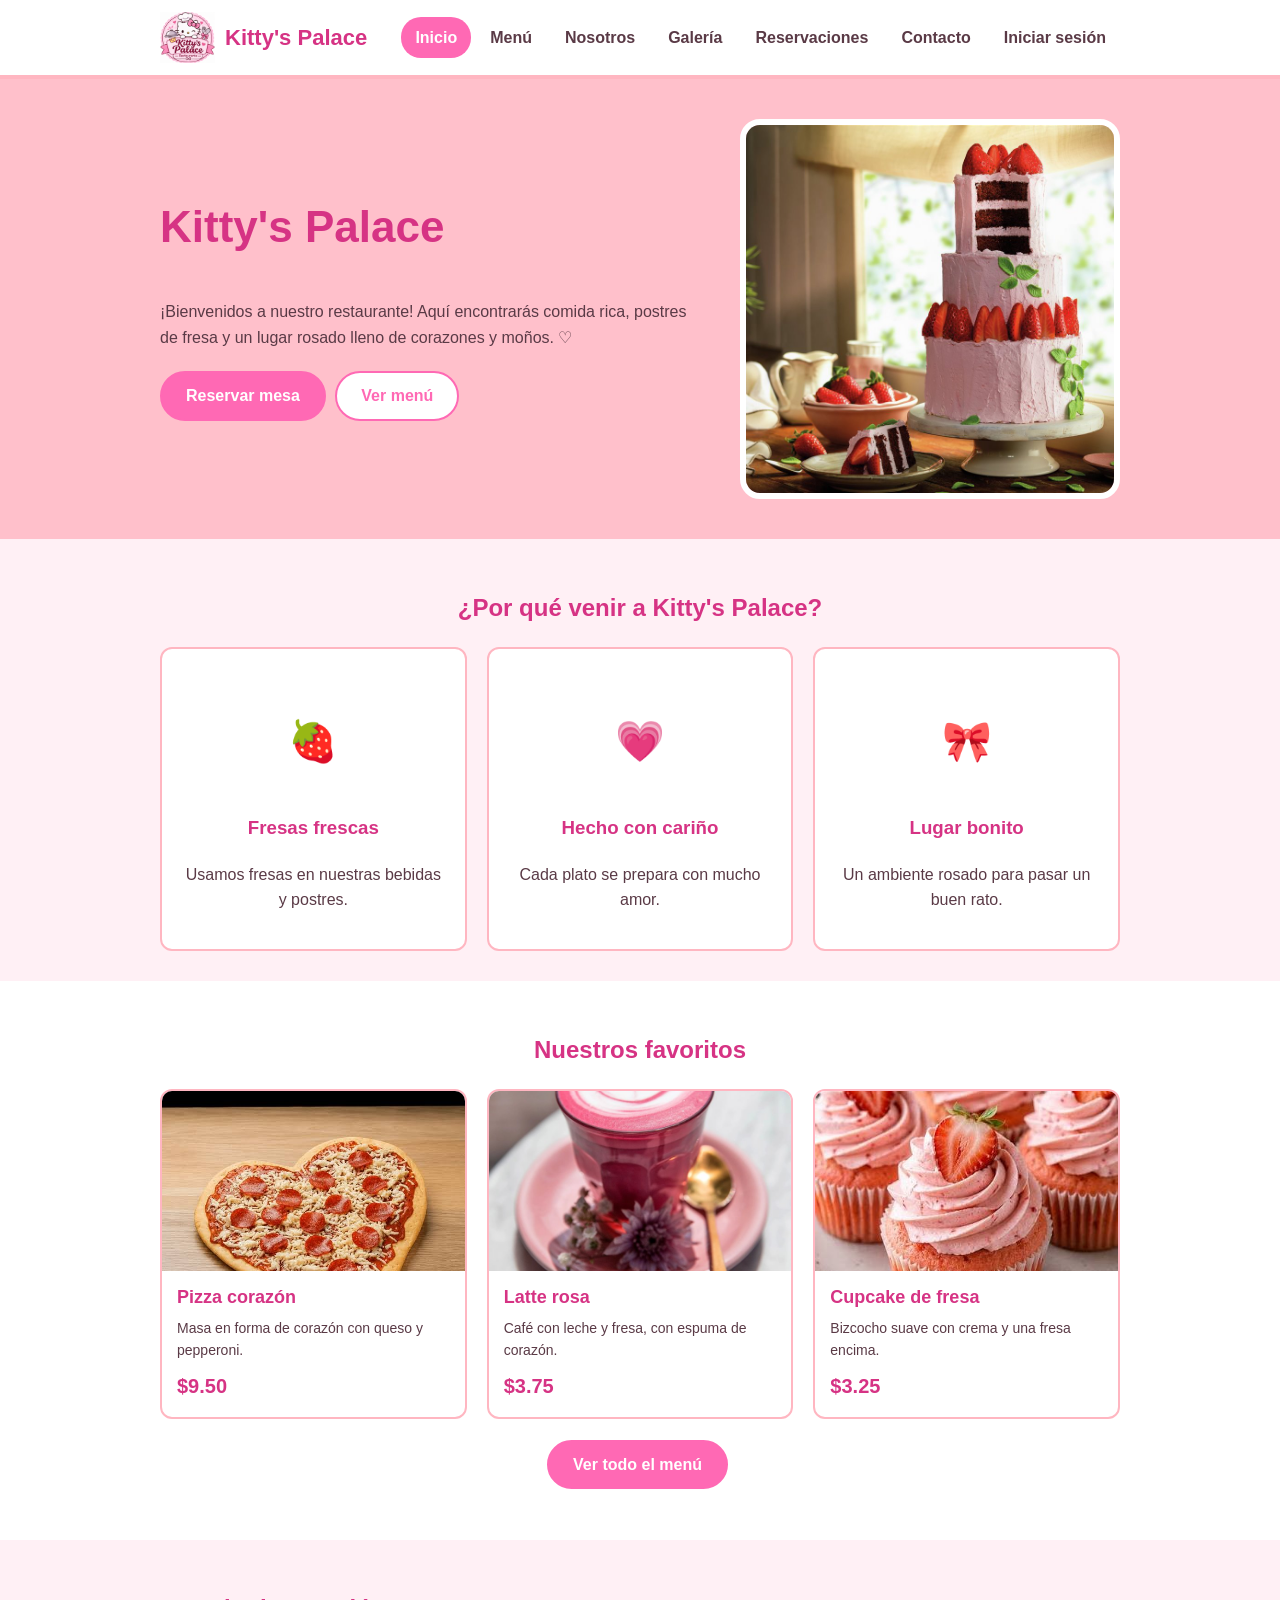
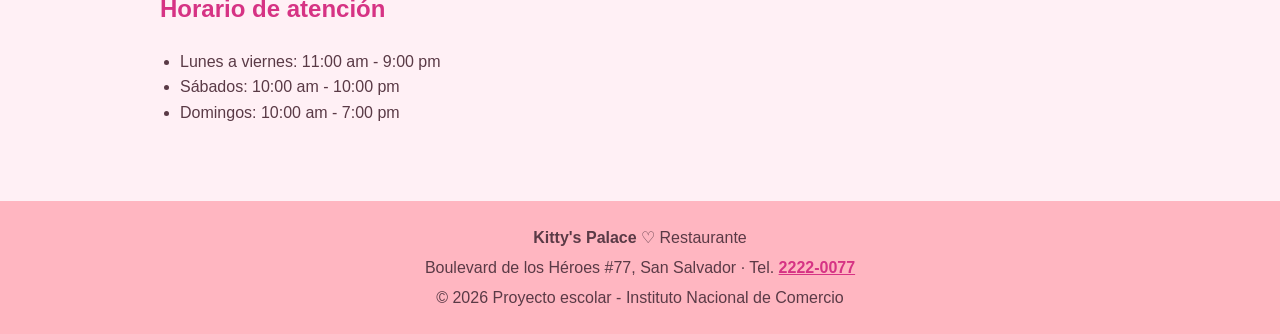
<file: index.html>
<!DOCTYPE html>
<html lang="es">
<head>
  <meta charset="UTF-8">
  <meta name="viewport" content="width=device-width, initial-scale=1.0">
  <title>Inicio - Kitty's Palace</title>
  <link rel="icon" href="img/logo.png">
  <link rel="stylesheet" href="css/estilos.css">
</head>
<body>

  <header>
    <div class="contenedor">
      <a class="logo" href="index.html">
        <img src="img/logo.png" alt="Logo de Kitty's Palace">
        Kitty's Palace
      </a>
      <nav>
        <ul>
        <li><a href="index.html" class="active">Inicio</a></li>
        <li><a href="menu.html">Menú</a></li>
        <li><a href="nosotros.html">Nosotros</a></li>
        <li><a href="galeria.html">Galería</a></li>
        <li><a href="reservaciones.html">Reservaciones</a></li>
        <li><a href="contacto.html">Contacto</a></li>
        <li><a href="login.html">Iniciar sesión</a></li>
        </ul>
      </nav>
    </div>
  </header>

  <main>
    <section class="portada">
      <div class="contenedor">
        <div class="texto">
          <h1>Kitty's Palace</h1>
          <p>¡Bienvenidos a nuestro restaurante! Aquí encontrarás comida rica, postres de fresa y un lugar rosado lleno de corazones y moños. ♡</p>
          <a class="boton" href="reservaciones.html">Reservar mesa</a>
          <a class="boton boton-blanco" href="menu.html">Ver menú</a>
        </div>
        <img src="img/pastel-grande.jpg" alt="Pastel de fresas con crema">
      </div>
    </section>

    <section>
      <div class="contenedor">
        <h2 class="centrado">¿Por qué venir a Kitty's Palace?</h2>
        <div class="tres-columnas">
          <article class="caja">
            <p class="emoji">🍓</p>
            <h3>Fresas frescas</h3>
            <p>Usamos fresas en nuestras bebidas y postres.</p>
          </article>
          <article class="caja">
            <p class="emoji">💗</p>
            <h3>Hecho con cariño</h3>
            <p>Cada plato se prepara con mucho amor.</p>
          </article>
          <article class="caja">
            <p class="emoji">🎀</p>
            <h3>Lugar bonito</h3>
            <p>Un ambiente rosado para pasar un buen rato.</p>
          </article>
        </div>
      </div>
    </section>

    <section class="fondo-blanco">
      <div class="contenedor">
        <h2 class="centrado">Nuestros favoritos</h2>
        <div class="menu-grid">
        <article class="tarjeta">
          <figure><img src="img/pizza.jpg" alt="Pizza en forma de corazón"></figure>
          <div class="info">
            <h3>Pizza corazón</h3>
            <p>Masa en forma de corazón con queso y pepperoni.</p>
            <span class="precio">$9.50</span>
          </div>
        </article>
        <article class="tarjeta">
          <figure><img src="img/cafe-rosa.jpg" alt="Café rosado con espuma"></figure>
          <div class="info">
            <h3>Latte rosa</h3>
            <p>Café con leche y fresa, con espuma de corazón.</p>
            <span class="precio">$3.75</span>
          </div>
        </article>
        <article class="tarjeta">
          <figure><img src="img/cupcake.jpg" alt="Cupcake de fresa"></figure>
          <div class="info">
            <h3>Cupcake de fresa</h3>
            <p>Bizcocho suave con crema y una fresa encima.</p>
            <span class="precio">$3.25</span>
          </div>
        </article>
        </div>
        <p class="centrado"><a class="boton" href="menu.html">Ver todo el menú</a></p>
      </div>
    </section>

    <section>
      <div class="contenedor">
        <h2>Horario de atención</h2>
        <ul>
          <li>Lunes a viernes: 11:00 am - 9:00 pm</li>
          <li>Sábados: 10:00 am - 10:00 pm</li>
          <li>Domingos: 10:00 am - 7:00 pm</li>
        </ul>
      </div>
    </section>
  </main>

  <footer>
    <p><strong>Kitty's Palace</strong> ♡ Restaurante</p>
    <p>Boulevard de los Héroes #77, San Salvador · Tel. <a href="tel:+50322220077">2222-0077</a></p>
    <p>&copy; 2026 Proyecto escolar - Instituto Nacional de Comercio</p>
  </footer>

</body>
</html>
</file>
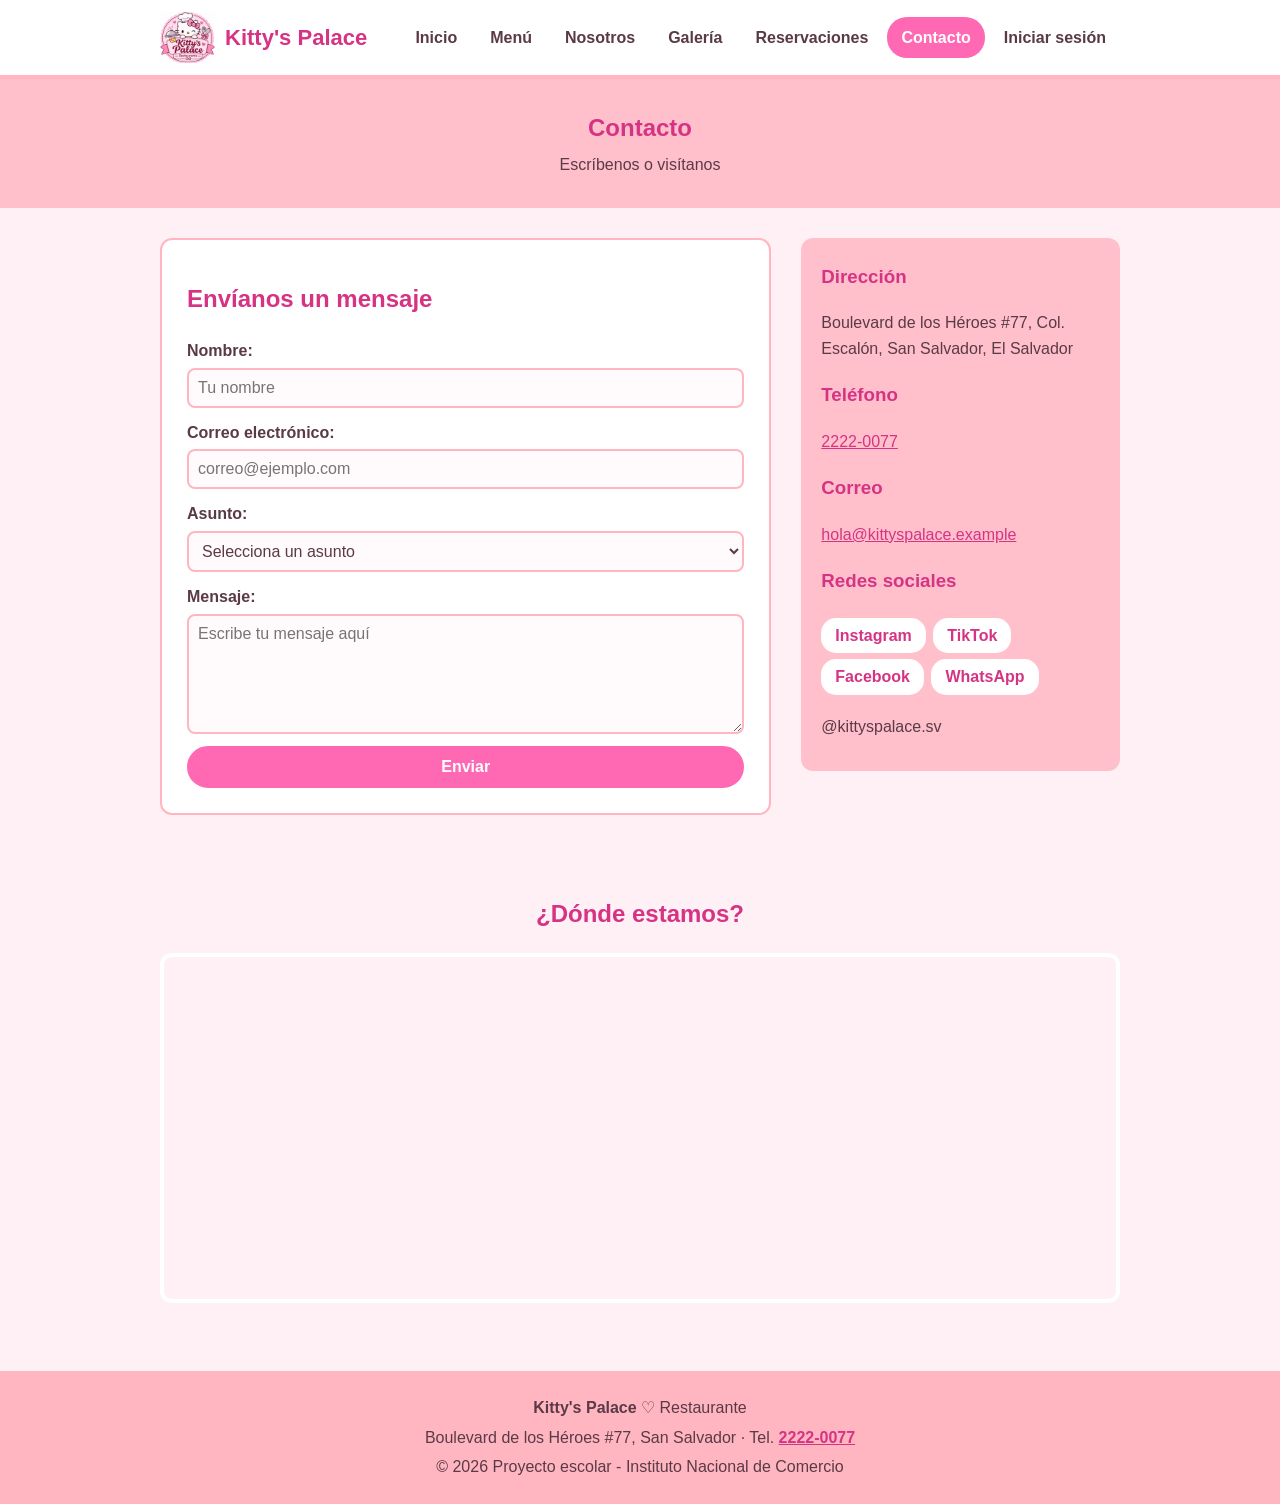
<file: contacto.html>
<!DOCTYPE html>
<html lang="es">
<head>
  <meta charset="UTF-8">
  <meta name="viewport" content="width=device-width, initial-scale=1.0">
  <title>Contacto - Kitty's Palace</title>
  <link rel="icon" href="img/logo.png">
  <link rel="stylesheet" href="css/estilos.css">
</head>
<body>

  <header>
    <div class="contenedor">
      <a class="logo" href="index.html">
        <img src="img/logo.png" alt="Logo de Kitty's Palace">
        Kitty's Palace
      </a>
      <nav>
        <ul>
        <li><a href="index.html">Inicio</a></li>
        <li><a href="menu.html">Menú</a></li>
        <li><a href="nosotros.html">Nosotros</a></li>
        <li><a href="galeria.html">Galería</a></li>
        <li><a href="reservaciones.html">Reservaciones</a></li>
        <li><a href="contacto.html" class="active">Contacto</a></li>
        <li><a href="login.html">Iniciar sesión</a></li>
        </ul>
      </nav>
    </div>
  </header>

  <main>
    <section class="titulo-pagina">
      <h1>Contacto</h1>
      <p>Escríbenos o visítanos</p>
    </section>

    <section>
      <div class="contenedor dos-columnas">

        <form action="#" method="get">
          <h2>Envíanos un mensaje</h2>

          <label for="c-nombre">Nombre:</label>
          <input type="text" id="c-nombre" name="nombre" placeholder="Tu nombre" required>

          <label for="c-correo">Correo electrónico:</label>
          <input type="email" id="c-correo" name="correo" placeholder="correo@ejemplo.com" required>

          <label for="c-asunto">Asunto:</label>
          <select id="c-asunto" name="asunto" required>
            <option value="">Selecciona un asunto</option>
            <option value="consulta">Consulta</option>
            <option value="evento">Eventos y fiestas</option>
            <option value="sugerencia">Sugerencia</option>
          </select>

          <label for="c-mensaje">Mensaje:</label>
          <textarea id="c-mensaje" name="mensaje" placeholder="Escribe tu mensaje aquí" minlength="10" required></textarea>

          <button class="boton" type="submit">Enviar</button>
        </form>

        <aside>
          <h3>Dirección</h3>
          <p>Boulevard de los Héroes #77, Col. Escalón, San Salvador, El Salvador</p>
          <h3>Teléfono</h3>
          <p><a href="tel:+50322220077">2222-0077</a></p>
          <h3>Correo</h3>
          <p><a href="mailto:hola@kittyspalace.example">hola@kittyspalace.example</a></p>
          <h3>Redes sociales</h3>
          <p class="redes">
            <a href="#">Instagram</a>
            <a href="#">TikTok</a>
            <a href="#">Facebook</a>
            <a href="#">WhatsApp</a>
          </p>
          <p>@kittyspalace.sv</p>
        </aside>

      </div>
    </section>

    <section>
      <div class="contenedor">
        <h2 class="centrado">¿Dónde estamos?</h2>
        <iframe title="Mapa de Kitty's Palace" src="https://www.google.com/maps?q=Boulevard+de+los+H%C3%A9roes,+San+Salvador&amp;output=embed" loading="lazy" allowfullscreen></iframe>
      </div>
    </section>
  </main>

  <footer>
    <p><strong>Kitty's Palace</strong> ♡ Restaurante</p>
    <p>Boulevard de los Héroes #77, San Salvador · Tel. <a href="tel:+50322220077">2222-0077</a></p>
    <p>&copy; 2026 Proyecto escolar - Instituto Nacional de Comercio</p>
  </footer>

</body>
</html>
</file>
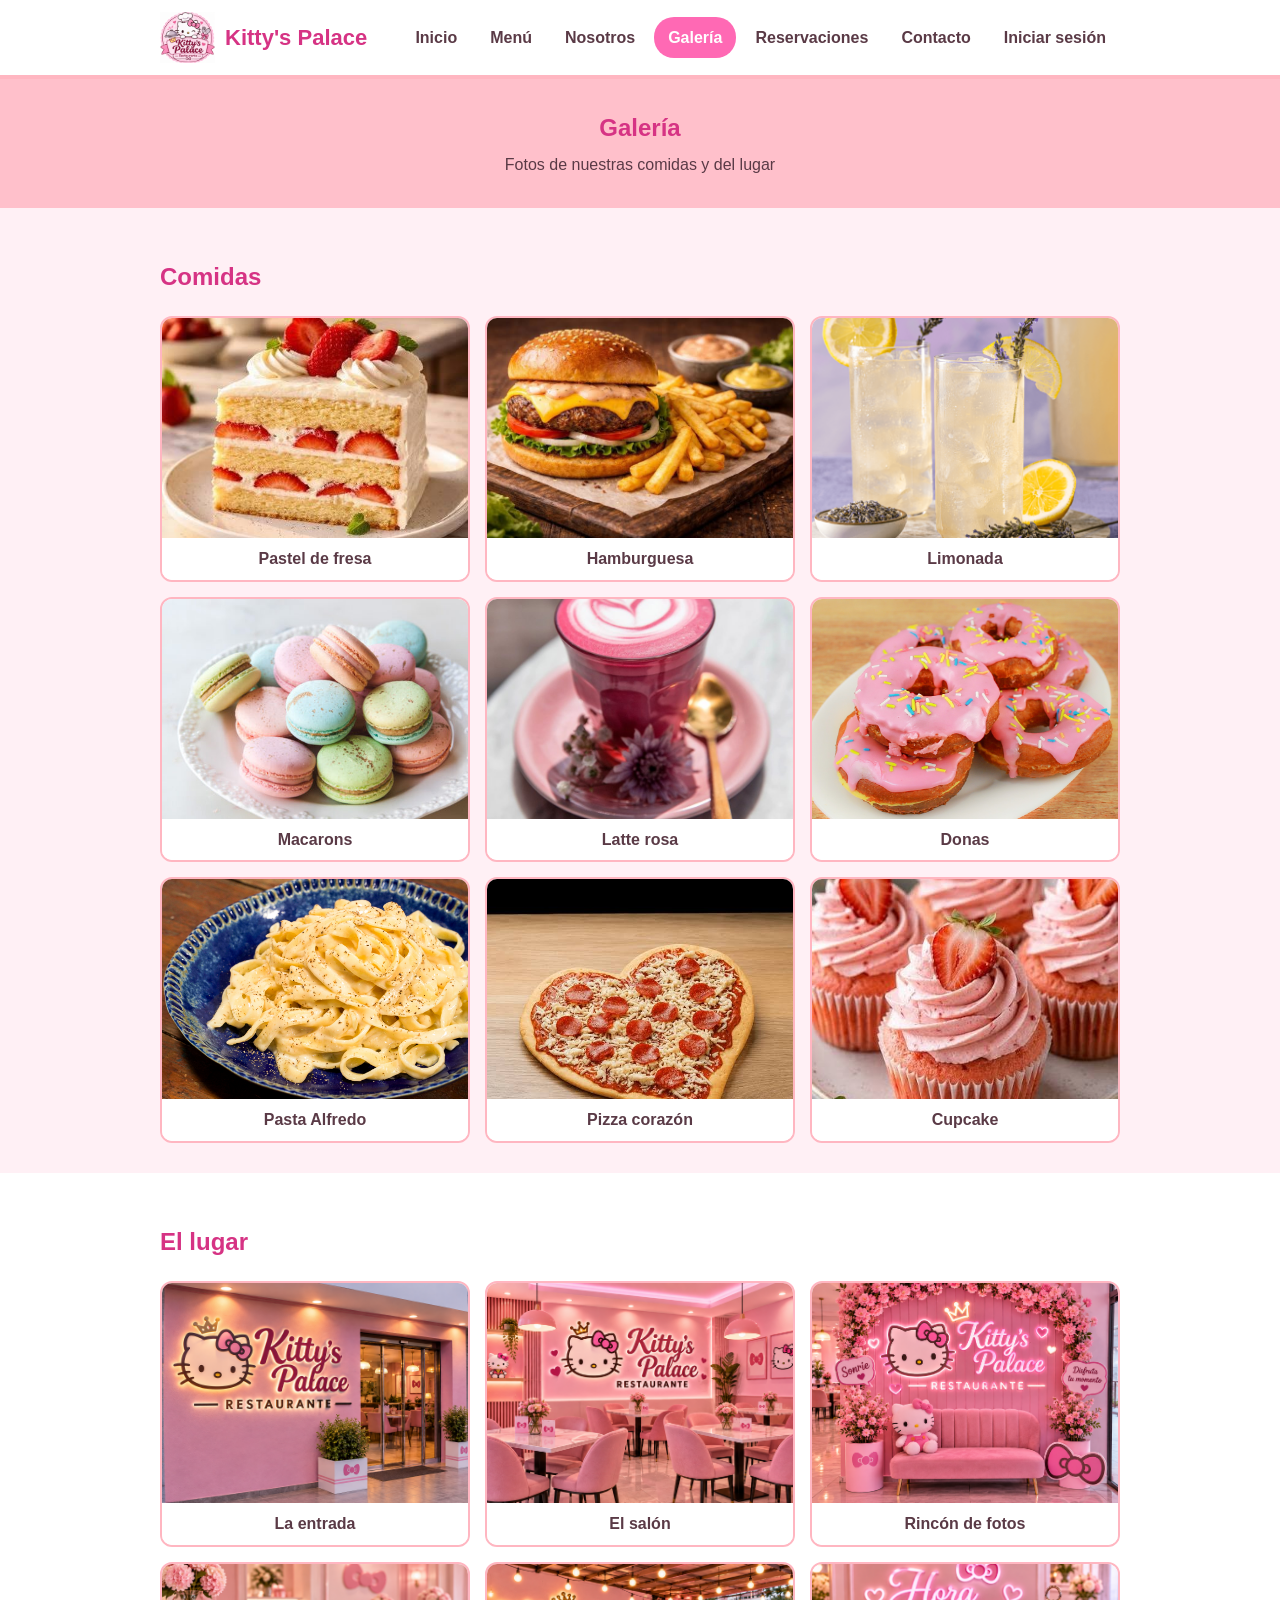
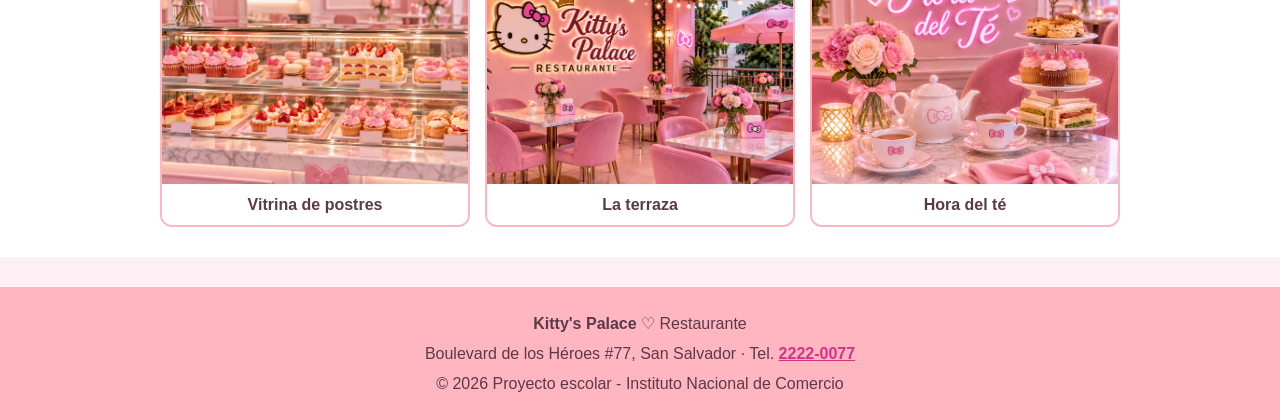
<file: galeria.html>
<!DOCTYPE html>
<html lang="es">
<head>
  <meta charset="UTF-8">
  <meta name="viewport" content="width=device-width, initial-scale=1.0">
  <title>Galería - Kitty's Palace</title>
  <link rel="icon" href="img/logo.png">
  <link rel="stylesheet" href="css/estilos.css">
</head>
<body>

  <header>
    <div class="contenedor">
      <a class="logo" href="index.html">
        <img src="img/logo.png" alt="Logo de Kitty's Palace">
        Kitty's Palace
      </a>
      <nav>
        <ul>
        <li><a href="index.html">Inicio</a></li>
        <li><a href="menu.html">Menú</a></li>
        <li><a href="nosotros.html">Nosotros</a></li>
        <li><a href="galeria.html" class="active">Galería</a></li>
        <li><a href="reservaciones.html">Reservaciones</a></li>
        <li><a href="contacto.html">Contacto</a></li>
        <li><a href="login.html">Iniciar sesión</a></li>
        </ul>
      </nav>
    </div>
  </header>

  <main>
    <section class="titulo-pagina">
      <h1>Galería</h1>
      <p>Fotos de nuestras comidas y del lugar</p>
    </section>

    <section>
      <div class="contenedor">
        <h2>Comidas</h2>
        <div class="galeria">
        <figure>
          <img src="img/pastel-trozo.jpg" alt="Pastel de fresa">
          <figcaption>Pastel de fresa</figcaption>
        </figure>
        <figure>
          <img src="img/hamburguesa.jpg" alt="Hamburguesa con queso">
          <figcaption>Hamburguesa</figcaption>
        </figure>
        <figure>
          <img src="img/lavendar-lemonade-new.png" alt="Limonada">
          <figcaption>Limonada</figcaption>
        </figure>
        <figure>
          <img src="img/Pastelmacarons.jpg" alt="Macarons">
          <figcaption>Macarons</figcaption>
        </figure>
        <figure>
          <img src="img/cafe-rosa.jpg" alt="Latte rosa">
          <figcaption>Latte rosa</figcaption>
        </figure>
        <figure>
          <img src="img/Donas-glaseadas.jpg" alt="Donas glaseadas">
          <figcaption>Donas</figcaption>
        </figure>
        <figure>
          <img src="img/pasta.jpg" alt="Pasta Alfredo">
          <figcaption>Pasta Alfredo</figcaption>
        </figure>
        <figure>
          <img src="img/pizza.jpg" alt="Pizza en forma de corazón">
          <figcaption>Pizza corazón</figcaption>
        </figure>
        <figure>
          <img src="img/cupcake.jpg" alt="Cupcake de fresa">
          <figcaption>Cupcake</figcaption>
        </figure>
        </div>
      </div>
    </section>

    <section class="fondo-blanco">
      <div class="contenedor">
        <h2>El lugar</h2>
        <div class="galeria">
        <figure>
          <img src="img/entradra.png" alt="Fachada del restaurante">
          <figcaption>La entrada</figcaption>
        </figure>
        <figure>
          <img src="img/salonm.png" alt="Salón del restaurante">
          <figcaption>El salón</figcaption>
        </figure>
        <figure>
          <img src="img/selfies.png" alt="Arco de corazones">
          <figcaption>Rincón de fotos</figcaption>
        </figure>
        <figure>
          <img src="img/vitrina.png" alt="Vitrina de postres">
          <figcaption>Vitrina de postres</figcaption>
        </figure>
        <figure>
          <img src="img/terraza.png" alt="Terraza del restaurante">
          <figcaption>La terraza</figcaption>
        </figure>
        <figure>
          <img src="img/hora%20de%20te.png" alt="Torre de postres">
          <figcaption>Hora del té</figcaption>
        </figure>
        </div>
      </div>
    </section>
  </main>

  <footer>
    <p><strong>Kitty's Palace</strong> ♡ Restaurante</p>
    <p>Boulevard de los Héroes #77, San Salvador · Tel. <a href="tel:+50322220077">2222-0077</a></p>
    <p>&copy; 2026 Proyecto escolar - Instituto Nacional de Comercio</p>
  </footer>

</body>
</html>
</file>
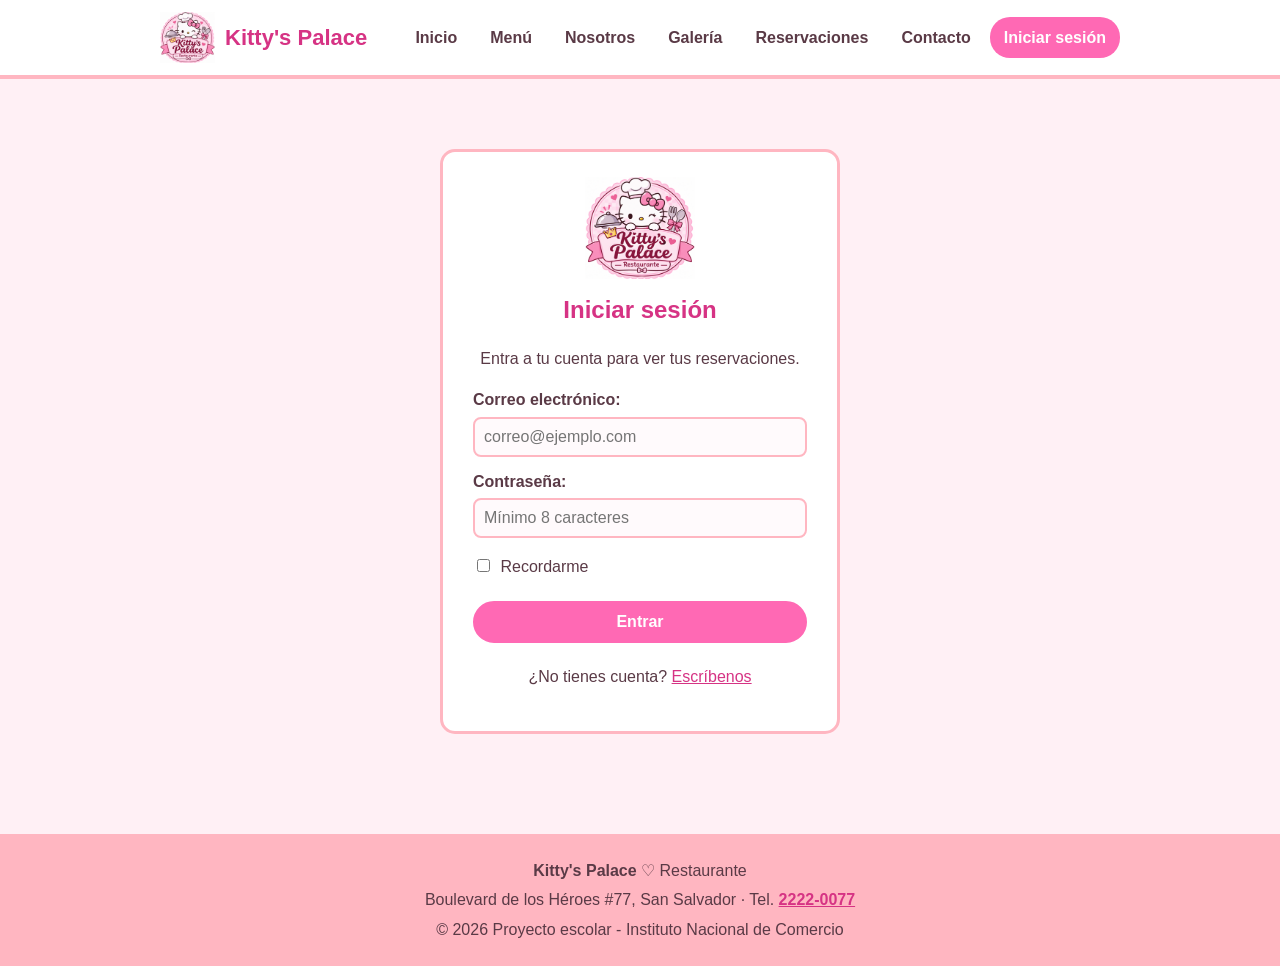
<file: login.html>
<!DOCTYPE html>
<html lang="es">
<head>
  <meta charset="UTF-8">
  <meta name="viewport" content="width=device-width, initial-scale=1.0">
  <title>Iniciar sesión - Kitty's Palace</title>
  <link rel="icon" href="img/logo.png">
  <link rel="stylesheet" href="css/estilos.css">
</head>
<body>

  <header>
    <div class="contenedor">
      <a class="logo" href="index.html">
        <img src="img/logo.png" alt="Logo de Kitty's Palace">
        Kitty's Palace
      </a>
      <nav>
        <ul>
        <li><a href="index.html">Inicio</a></li>
        <li><a href="menu.html">Menú</a></li>
        <li><a href="nosotros.html">Nosotros</a></li>
        <li><a href="galeria.html">Galería</a></li>
        <li><a href="reservaciones.html">Reservaciones</a></li>
        <li><a href="contacto.html">Contacto</a></li>
        <li><a href="login.html" class="active">Iniciar sesión</a></li>
        </ul>
      </nav>
    </div>
  </header>

  <main>
    <section>
      <div class="login">
        <img src="img/logo.png" alt="Logo de Kitty's Palace">
        <h1>Iniciar sesión</h1>
        <p>Entra a tu cuenta para ver tus reservaciones.</p>

        <form action="#" method="post">
          <label for="l-correo">Correo electrónico:</label>
          <input type="email" id="l-correo" name="correo" placeholder="correo@ejemplo.com" required>

          <label for="l-clave">Contraseña:</label>
          <input type="password" id="l-clave" name="clave" placeholder="Mínimo 8 caracteres" minlength="8" required>

          <p class="check">
            <input type="checkbox" id="l-recordar" name="recordar">
            <label for="l-recordar">Recordarme</label>
          </p>

          <button class="boton" type="submit">Entrar</button>
        </form>

        <p>¿No tienes cuenta? <a href="contacto.html">Escríbenos</a></p>
      </div>
    </section>
  </main>

  <footer>
    <p><strong>Kitty's Palace</strong> ♡ Restaurante</p>
    <p>Boulevard de los Héroes #77, San Salvador · Tel. <a href="tel:+50322220077">2222-0077</a></p>
    <p>&copy; 2026 Proyecto escolar - Instituto Nacional de Comercio</p>
  </footer>

</body>
</html>
</file>
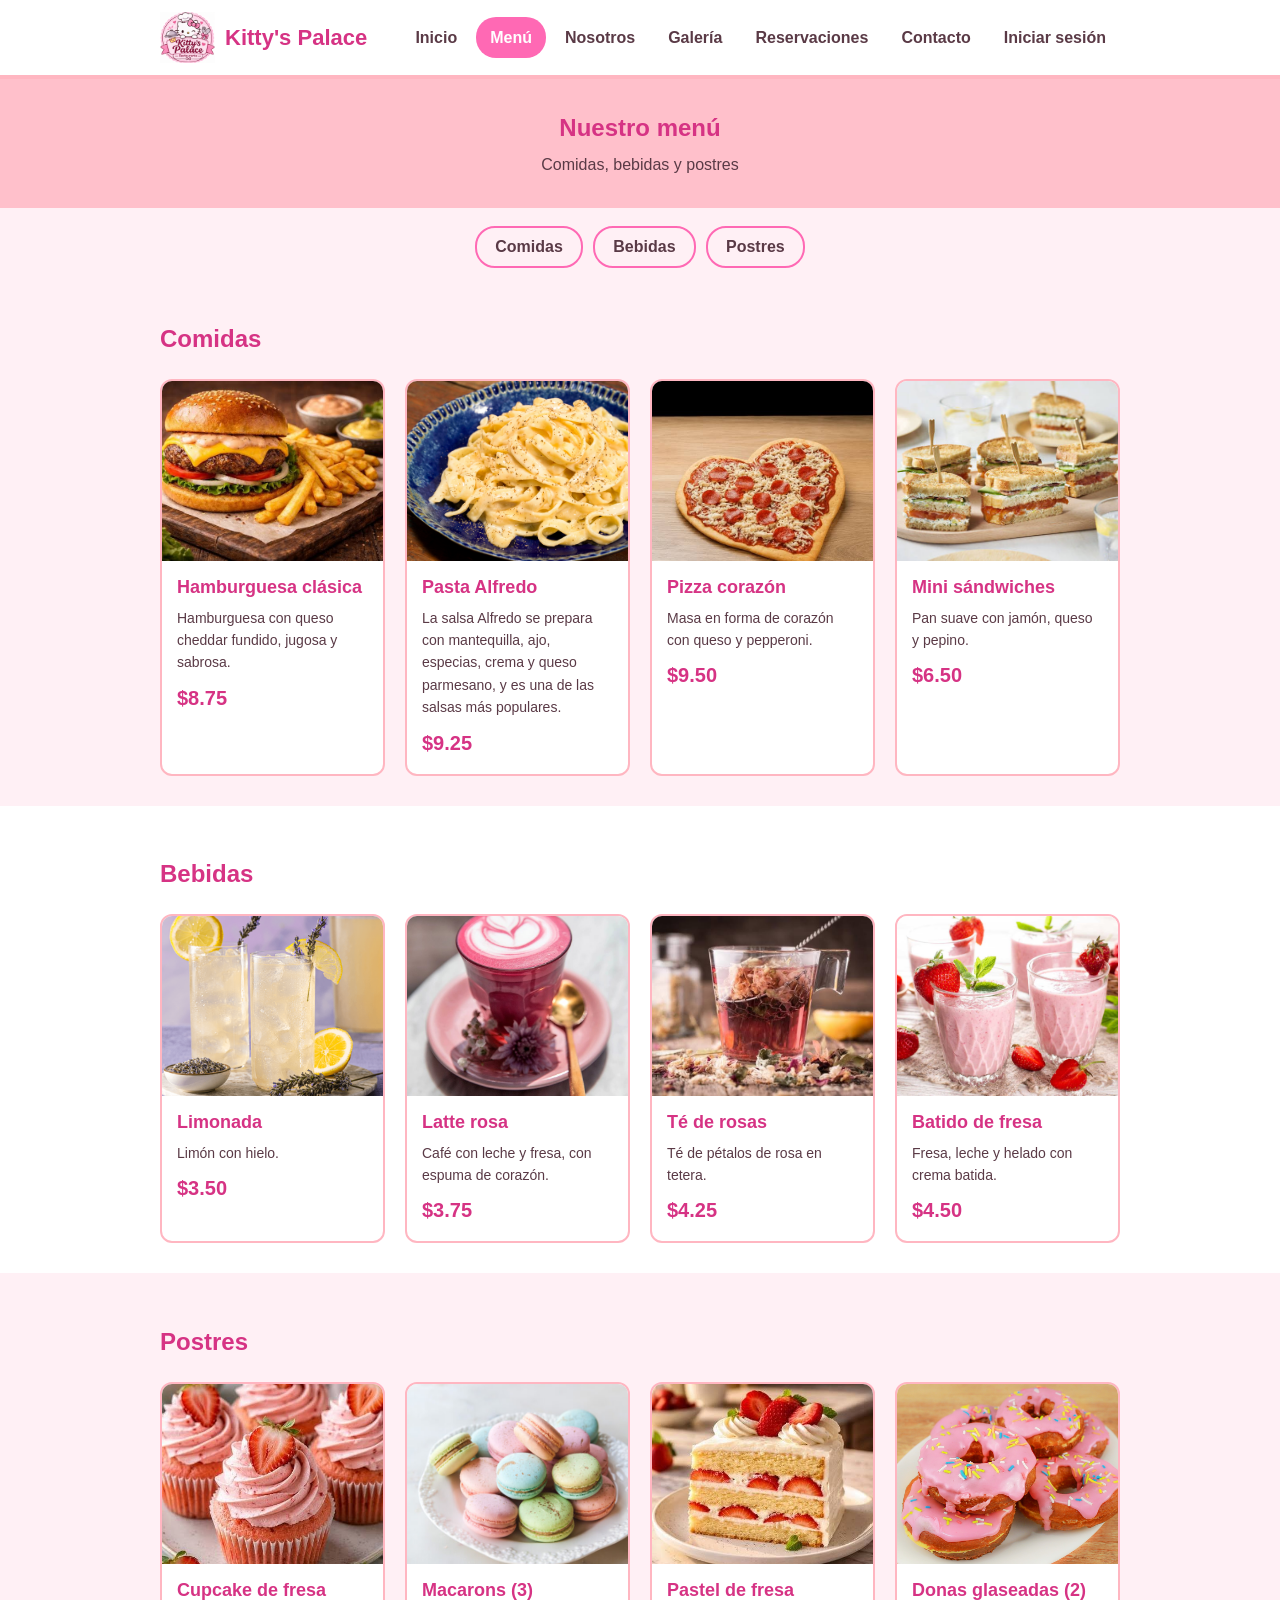
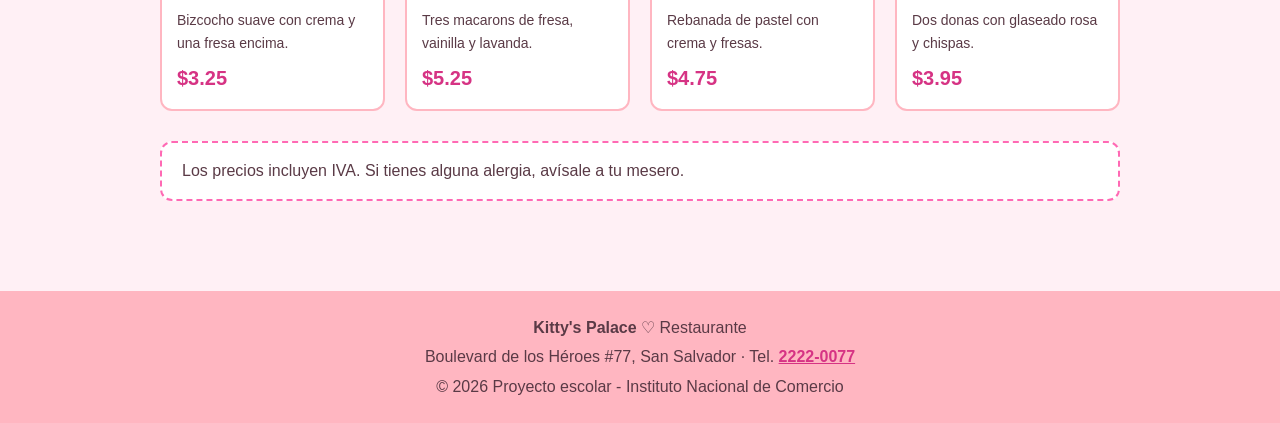
<file: menu.html>
<!DOCTYPE html>
<html lang="es">
<head>
  <meta charset="UTF-8">
  <meta name="viewport" content="width=device-width, initial-scale=1.0">
  <title>Menú - Kitty's Palace</title>
  <link rel="icon" href="img/logo.png">
  <link rel="stylesheet" href="css/estilos.css">
</head>
<body>

  <header>
    <div class="contenedor">
      <a class="logo" href="index.html">
        <img src="img/logo.png" alt="Logo de Kitty's Palace">
        Kitty's Palace
      </a>
      <nav>
        <ul>
        <li><a href="index.html">Inicio</a></li>
        <li><a href="menu.html" class="active">Menú</a></li>
        <li><a href="nosotros.html">Nosotros</a></li>
        <li><a href="galeria.html">Galería</a></li>
        <li><a href="reservaciones.html">Reservaciones</a></li>
        <li><a href="contacto.html">Contacto</a></li>
        <li><a href="login.html">Iniciar sesión</a></li>
        </ul>
      </nav>
    </div>
  </header>

  <main>
    <section class="titulo-pagina">
      <h1>Nuestro menú</h1>
      <p>Comidas, bebidas y postres</p>
    </section>

    <nav class="categorias">
      <a href="#comidas">Comidas</a>
      <a href="#bebidas">Bebidas</a>
      <a href="#postres">Postres</a>
    </nav>

    <section id="comidas">
      <div class="contenedor">
        <h2>Comidas</h2>
        <div class="menu-grid">
        <article class="tarjeta">
          <figure><img src="img/hamburguesa.jpg" alt="Hamburguesa con queso cheddar"></figure>
          <div class="info">
            <h3>Hamburguesa clásica</h3>
            <p>Hamburguesa con queso cheddar fundido, jugosa y sabrosa.</p>
            <span class="precio">$8.75</span>
          </div>
        </article>
        <article class="tarjeta">
          <figure><img src="img/pasta.jpg" alt="Pasta Alfredo"></figure>
          <div class="info">
            <h3>Pasta Alfredo</h3>
            <p>La salsa Alfredo se prepara con mantequilla, ajo, especias, crema y queso parmesano, y es una de las salsas más populares.</p>
            <span class="precio">$9.25</span>
          </div>
        </article>
        <article class="tarjeta">
          <figure><img src="img/pizza.jpg" alt="Pizza en forma de corazón"></figure>
          <div class="info">
            <h3>Pizza corazón</h3>
            <p>Masa en forma de corazón con queso y pepperoni.</p>
            <span class="precio">$9.50</span>
          </div>
        </article>
        <article class="tarjeta">
          <figure><img src="img/minisandwiches.jfif" alt="Mini sándwiches"></figure>
          <div class="info">
            <h3>Mini sándwiches</h3>
            <p>Pan suave con jamón, queso y pepino.</p>
            <span class="precio">$6.50</span>
          </div>
        </article>
        </div>
      </div>
    </section>

    <section id="bebidas" class="fondo-blanco">
      <div class="contenedor">
        <h2>Bebidas</h2>
        <div class="menu-grid">
        <article class="tarjeta">
          <figure><img src="img/lavendar-lemonade-new.png" alt="Limonada"></figure>
          <div class="info">
            <h3>Limonada</h3>
            <p>Limón con hielo.</p>
            <span class="precio">$3.50</span>
          </div>
        </article>
        <article class="tarjeta">
          <figure><img src="img/cafe-rosa.jpg" alt="Café rosado con espuma"></figure>
          <div class="info">
            <h3>Latte rosa</h3>
            <p>Café con leche y fresa, con espuma de corazón.</p>
            <span class="precio">$3.75</span>
          </div>
        </article>
        <article class="tarjeta">
          <figure><img src="img/te%20de%20rosa.jfif" alt="Té de rosas"></figure>
          <div class="info">
            <h3>Té de rosas</h3>
            <p>Té de pétalos de rosa en tetera.</p>
            <span class="precio">$4.25</span>
          </div>
        </article>
        <article class="tarjeta">
          <figure><img src="img/batido-de-fresa-casero.jpeg" alt="Batido de fresa"></figure>
          <div class="info">
            <h3>Batido de fresa</h3>
            <p>Fresa, leche y helado con crema batida.</p>
            <span class="precio">$4.50</span>
          </div>
        </article>
        </div>
      </div>
    </section>

    <section id="postres">
      <div class="contenedor">
        <h2>Postres</h2>
        <div class="menu-grid">
        <article class="tarjeta">
          <figure><img src="img/cupcake.jpg" alt="Cupcake de fresa"></figure>
          <div class="info">
            <h3>Cupcake de fresa</h3>
            <p>Bizcocho suave con crema y una fresa encima.</p>
            <span class="precio">$3.25</span>
          </div>
        </article>
        <article class="tarjeta">
          <figure><img src="img/Pastelmacarons.jpg" alt="Macarons de colores"></figure>
          <div class="info">
            <h3>Macarons (3)</h3>
            <p>Tres macarons de fresa, vainilla y lavanda.</p>
            <span class="precio">$5.25</span>
          </div>
        </article>
        <article class="tarjeta">
          <figure><img src="img/pastel-trozo.jpg" alt="Trozo de pastel de fresa"></figure>
          <div class="info">
            <h3>Pastel de fresa</h3>
            <p>Rebanada de pastel con crema y fresas.</p>
            <span class="precio">$4.75</span>
          </div>
        </article>
        <article class="tarjeta">
          <figure><img src="img/Donas-glaseadas.jpg" alt="Donas glaseadas"></figure>
          <div class="info">
            <h3>Donas glaseadas (2)</h3>
            <p>Dos donas con glaseado rosa y chispas.</p>
            <span class="precio">$3.95</span>
          </div>
        </article>
        </div>
        <p class="aviso">Los precios incluyen IVA. Si tienes alguna alergia, avísale a tu mesero.</p>
      </div>
    </section>
  </main>

  <footer>
    <p><strong>Kitty's Palace</strong> ♡ Restaurante</p>
    <p>Boulevard de los Héroes #77, San Salvador · Tel. <a href="tel:+50322220077">2222-0077</a></p>
    <p>&copy; 2026 Proyecto escolar - Instituto Nacional de Comercio</p>
  </footer>

</body>
</html>
</file>
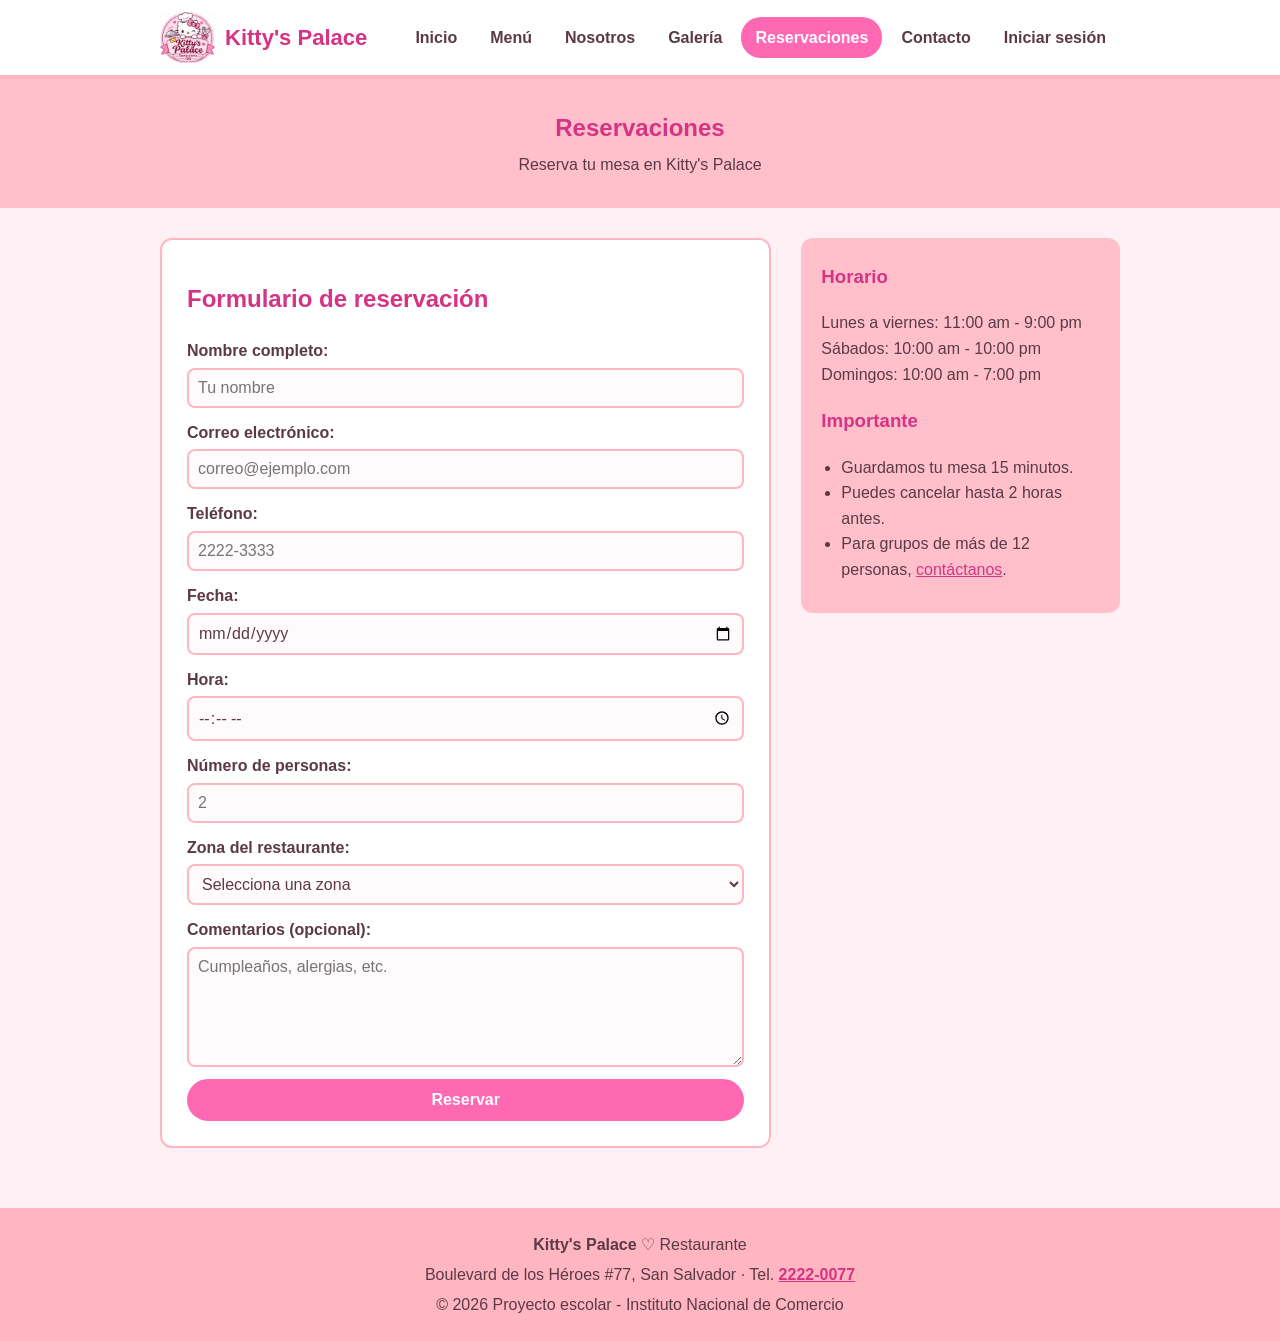
<file: reservaciones.html>
<!DOCTYPE html>
<html lang="es">
<head>
  <meta charset="UTF-8">
  <meta name="viewport" content="width=device-width, initial-scale=1.0">
  <title>Reservaciones - Kitty's Palace</title>
  <link rel="icon" href="img/logo.png">
  <link rel="stylesheet" href="css/estilos.css">
</head>
<body>

  <header>
    <div class="contenedor">
      <a class="logo" href="index.html">
        <img src="img/logo.png" alt="Logo de Kitty's Palace">
        Kitty's Palace
      </a>
      <nav>
        <ul>
        <li><a href="index.html">Inicio</a></li>
        <li><a href="menu.html">Menú</a></li>
        <li><a href="nosotros.html">Nosotros</a></li>
        <li><a href="galeria.html">Galería</a></li>
        <li><a href="reservaciones.html" class="active">Reservaciones</a></li>
        <li><a href="contacto.html">Contacto</a></li>
        <li><a href="login.html">Iniciar sesión</a></li>
        </ul>
      </nav>
    </div>
  </header>

  <main>
    <section class="titulo-pagina">
      <h1>Reservaciones</h1>
      <p>Reserva tu mesa en Kitty's Palace</p>
    </section>

    <section>
      <div class="contenedor dos-columnas">

        <form action="#" method="get">
          <h2>Formulario de reservación</h2>

          <label for="nombre">Nombre completo:</label>
          <input type="text" id="nombre" name="nombre" placeholder="Tu nombre" required>

          <label for="correo">Correo electrónico:</label>
          <input type="email" id="correo" name="correo" placeholder="correo@ejemplo.com" required>

          <label for="telefono">Teléfono:</label>
          <input type="tel" id="telefono" name="telefono" placeholder="2222-3333" pattern="[0-9]{4}-[0-9]{4}" title="Escribe el número así: 2222-3333" required>

          <label for="fecha">Fecha:</label>
          <input type="date" id="fecha" name="fecha" required>

          <label for="hora">Hora:</label>
          <input type="time" id="hora" name="hora" min="11:00" max="20:00" required>

          <label for="personas">Número de personas:</label>
          <input type="number" id="personas" name="personas" min="1" max="12" placeholder="2" required>

          <label for="zona">Zona del restaurante:</label>
          <select id="zona" name="zona" required>
            <option value="">Selecciona una zona</option>
            <option value="salon">Salón principal</option>
            <option value="terraza">Terraza</option>
            <option value="fotos">Cerca del rincón de fotos</option>
          </select>

          <label for="comentarios">Comentarios (opcional):</label>
          <textarea id="comentarios" name="comentarios" placeholder="Cumpleaños, alergias, etc."></textarea>

          <button class="boton" type="submit">Reservar</button>
        </form>

        <aside>
          <h3>Horario</h3>
          <p>Lunes a viernes: 11:00 am - 9:00 pm<br>
          Sábados: 10:00 am - 10:00 pm<br>
          Domingos: 10:00 am - 7:00 pm</p>
          <h3>Importante</h3>
          <ul>
            <li>Guardamos tu mesa 15 minutos.</li>
            <li>Puedes cancelar hasta 2 horas antes.</li>
            <li>Para grupos de más de 12 personas, <a href="contacto.html">contáctanos</a>.</li>
          </ul>
        </aside>

      </div>
    </section>
  </main>

  <footer>
    <p><strong>Kitty's Palace</strong> ♡ Restaurante</p>
    <p>Boulevard de los Héroes #77, San Salvador · Tel. <a href="tel:+50322220077">2222-0077</a></p>
    <p>&copy; 2026 Proyecto escolar - Instituto Nacional de Comercio</p>
  </footer>

</body>
</html>
</file>
<file: css/estilos.css>
/* ===============================
   Kitty's Palace - estilos.css
   Proyecto final HTML5 y CSS3
   =============================== */

/* ---------- Estilos generales ---------- */
* {
  box-sizing: border-box;
}

body {
  margin: 0;
  font-family: Arial, Helvetica, sans-serif;
  font-size: 16px;
  line-height: 1.6;
  color: #5a3a46;
  background-color: #fff0f5;
}

h1, h2, h3 {
  color: #d63384;
  font-family: "Trebuchet MS", Arial, sans-serif;
}

img {
  max-width: 100%;
}

a {
  color: #d63384;
  transition: all 0.3s ease;
}

a:hover {
  color: #ff69b4;
}

ul {
  padding-left: 20px;
}

/* caja central para que el contenido no quede muy ancho */
.contenedor {
  max-width: 1000px;
  margin: 0 auto;
  padding: 0 20px;
}

.centrado {
  text-align: center;
}

/* ---------- Encabezado y menú ---------- */
header {
  background-color: white;
  border-bottom: 4px solid #ffb6c1;
  padding: 10px 0;
}

header .contenedor {
  display: flex;
  justify-content: space-between;
  align-items: center;
  flex-wrap: wrap;
}

.logo {
  display: flex;
  align-items: center;
  gap: 10px;
  font-size: 22px;
  font-weight: bold;
  color: #d63384;
  text-decoration: none;
}

.logo img {
  width: 55px;
  height: 55px;
  object-fit: contain;
}

nav ul {
  display: flex;
  flex-wrap: wrap;
  gap: 5px;
  list-style: none;
  margin: 0;
  padding: 0;
}

nav a {
  display: block;
  padding: 8px 14px;
  color: #5a3a46;
  text-decoration: none;
  font-weight: bold;
  border-radius: 20px;
  transition: all 0.3s ease;
}

nav a:hover {
  background-color: #ffc0cb;
  color: #d63384;
}

/* página en la que estoy */
nav a.active {
  background-color: #ff69b4;
  color: white;
}

/* ---------- Botones ---------- */
.boton {
  display: inline-block;
  padding: 10px 24px;
  margin: 5px 5px 5px 0;
  background-color: #ff69b4;
  color: white;
  text-decoration: none;
  font-weight: bold;
  font-size: 16px;
  border: 2px solid #ff69b4;
  border-radius: 25px;
  cursor: pointer;
  transition: all 0.3s ease;
}

.boton:hover {
  background-color: white;
  color: #ff69b4;
}

.boton-blanco {
  background-color: white;
  color: #ff69b4;
}

.boton-blanco:hover {
  background-color: #ff69b4;
  color: white;
}

/* ---------- Portada ---------- */
.portada {
  background-color: #ffc0cb;
  padding: 40px 0;
}

.portada .contenedor {
  display: flex;
  align-items: center;
  gap: 40px;
}

.portada .texto {
  flex: 1;
}

.portada h1 {
  font-size: 44px;
  margin-top: 0;
}

.portada img {
  width: 380px;
  height: 380px;
  object-fit: cover;
  border: 6px solid white;
  border-radius: 20px;
}

/* título de las páginas internas */
.titulo-pagina {
  background-color: #ffc0cb;
  text-align: center;
  padding: 30px 20px;
}

.titulo-pagina h1 {
  margin: 0 0 5px 0;
}

.titulo-pagina p {
  margin: 0;
}

/* ---------- Secciones ---------- */
section {
  padding: 30px 0;
}

.fondo-blanco {
  background-color: white;
}

/* cajitas de 3 columnas */
.tres-columnas {
  display: grid;
  grid-template-columns: repeat(3, 1fr);
  gap: 20px;
}

.caja {
  background-color: white;
  border: 2px solid #ffb6c1;
  border-radius: 12px;
  padding: 20px;
  text-align: center;
}

.caja .emoji {
  font-size: 40px;
}

/* ---------- Tarjetas de comida (menú) ---------- */
.menu-grid {
  display: grid;
  grid-template-columns: repeat(auto-fit, minmax(210px, 1fr));
  gap: 20px;
}

.tarjeta {
  background-color: white;
  border: 2px solid #ffb6c1;
  border-radius: 12px;
  overflow: hidden;
  transition: all 0.3s ease;
}

.tarjeta:hover {
  transform: translateY(-6px);
  box-shadow: 0 6px 14px rgba(214, 51, 132, 0.3);
}

.tarjeta figure {
  margin: 0;
  overflow: hidden;
}

.tarjeta img {
  display: block;
  width: 100%;
  height: 180px;
  object-fit: cover;
  transition: all 0.3s ease;
}

/* la imagen se agranda un poquito */
.tarjeta:hover img {
  transform: scale(1.1);
}

.tarjeta .info {
  padding: 12px 15px 15px 15px;
}

.tarjeta h3 {
  margin: 0 0 5px 0;
  font-size: 18px;
}

.tarjeta p {
  margin: 0 0 8px 0;
  font-size: 14px;
}

.precio {
  font-size: 20px;
  font-weight: bold;
  color: #d63384;
}

/* links para saltar entre categorías del menú */
.categorias {
  text-align: center;
  padding: 15px 0 0 0;
}

.categorias a {
  display: inline-block;
  margin: 3px;
  padding: 6px 18px;
  border: 2px solid #ff69b4;
  border-radius: 20px;
  text-decoration: none;
  font-weight: bold;
}

.categorias a:hover {
  background-color: #ff69b4;
  color: white;
}

.aviso {
  background-color: white;
  border: 2px dashed #ff69b4;
  border-radius: 12px;
  padding: 15px 20px;
  margin: 30px 0;
}

/* ---------- Nosotros ---------- */
.nosotros {
  display: flex;
  align-items: center;
  gap: 30px;
}

.nosotros .texto {
  flex: 1;
}

.nosotros img {
  width: 400px;
  border: 5px solid white;
  border-radius: 15px;
}

/* ---------- Galería ---------- */
.galeria {
  display: grid;
  grid-template-columns: repeat(3, 1fr);
  gap: 15px;
}

.galeria figure {
  margin: 0;
  background-color: white;
  border: 2px solid #ffb6c1;
  border-radius: 12px;
  overflow: hidden;
  transition: all 0.3s ease;
}

.galeria figure:hover {
  transform: translateY(-5px);
  box-shadow: 0 6px 14px rgba(214, 51, 132, 0.3);
}

.galeria img {
  display: block;
  width: 100%;
  height: 220px;
  object-fit: cover;
  transition: all 0.3s ease;
}

.galeria figure:hover img {
  transform: scale(1.08);
}

.galeria figcaption {
  padding: 8px;
  text-align: center;
  font-weight: bold;
  background-color: white;
  position: relative;
}

/* ---------- Formularios ---------- */
.dos-columnas {
  display: flex;
  gap: 30px;
  align-items: flex-start;
}

form {
  flex: 2;
  background-color: white;
  border: 2px solid #ffb6c1;
  border-radius: 12px;
  padding: 20px 25px;
}

aside {
  flex: 1;
  background-color: #ffc0cb;
  border-radius: 12px;
  padding: 5px 20px 15px 20px;
}

label {
  display: block;
  margin-top: 12px;
  font-weight: bold;
}

input, select, textarea {
  width: 100%;
  padding: 9px;
  margin-top: 4px;
  font-family: Arial, Helvetica, sans-serif;
  font-size: 16px;
  color: #5a3a46;
  border: 2px solid #ffb6c1;
  border-radius: 8px;
  background-color: #fffafc;
  transition: all 0.3s ease;
}

textarea {
  height: 120px;
}

/* cuando hago click en el campo */
input:focus, select:focus, textarea:focus {
  outline: none;
  border-color: #ff1493;
  box-shadow: 0 0 6px #ff69b4;
  background-color: white;
}

input[type="checkbox"] {
  width: auto;
  margin-right: 6px;
}

.check label {
  display: inline;
  font-weight: normal;
}

form button {
  width: 100%;
  margin: 20px 0 0 0;
}

/* tarjeta del login */
.login {
  max-width: 400px;
  margin: 40px auto;
  background-color: white;
  border: 3px solid #ffb6c1;
  border-radius: 15px;
  padding: 25px 30px;
  text-align: center;
}

.login img {
  width: 110px;
}

.login form {
  text-align: left;
  border: none;
  padding: 0;
}

.login h1 {
  margin: 5px 0;
}

/* ---------- Contacto ---------- */
iframe {
  width: 100%;
  height: 350px;
  border: 4px solid white;
  border-radius: 12px;
}

.redes a {
  display: inline-block;
  margin: 3px 3px 3px 0;
  padding: 5px 14px;
  background-color: white;
  border-radius: 15px;
  text-decoration: none;
  font-weight: bold;
}

.redes a:hover {
  background-color: #ff69b4;
  color: white;
}

/* ---------- Pie de página ---------- */
footer {
  background-color: #ffb6c1;
  text-align: center;
  padding: 20px;
  margin-top: 30px;
}

footer p {
  margin: 4px 0;
}

footer a {
  font-weight: bold;
}

/* ---------- Responsive (tablet y celular) ---------- */
@media (max-width: 800px) {
  .portada .contenedor,
  .nosotros,
  .dos-columnas {
    flex-direction: column;
  }

  .tres-columnas {
    grid-template-columns: 1fr;
  }

  .galeria {
    grid-template-columns: repeat(2, 1fr);
  }

  .portada img,
  .nosotros img {
    width: 100%;
    max-width: 400px;
    height: auto;
  }

  .dos-columnas form,
  .dos-columnas aside {
    width: 100%;
  }

  header .contenedor {
    justify-content: center;
  }
}

@media (max-width: 500px) {
  .portada h1 {
    font-size: 34px;
  }

  .galeria {
    grid-template-columns: 1fr;
  }

  nav ul {
    justify-content: center;
  }
}
</file>
